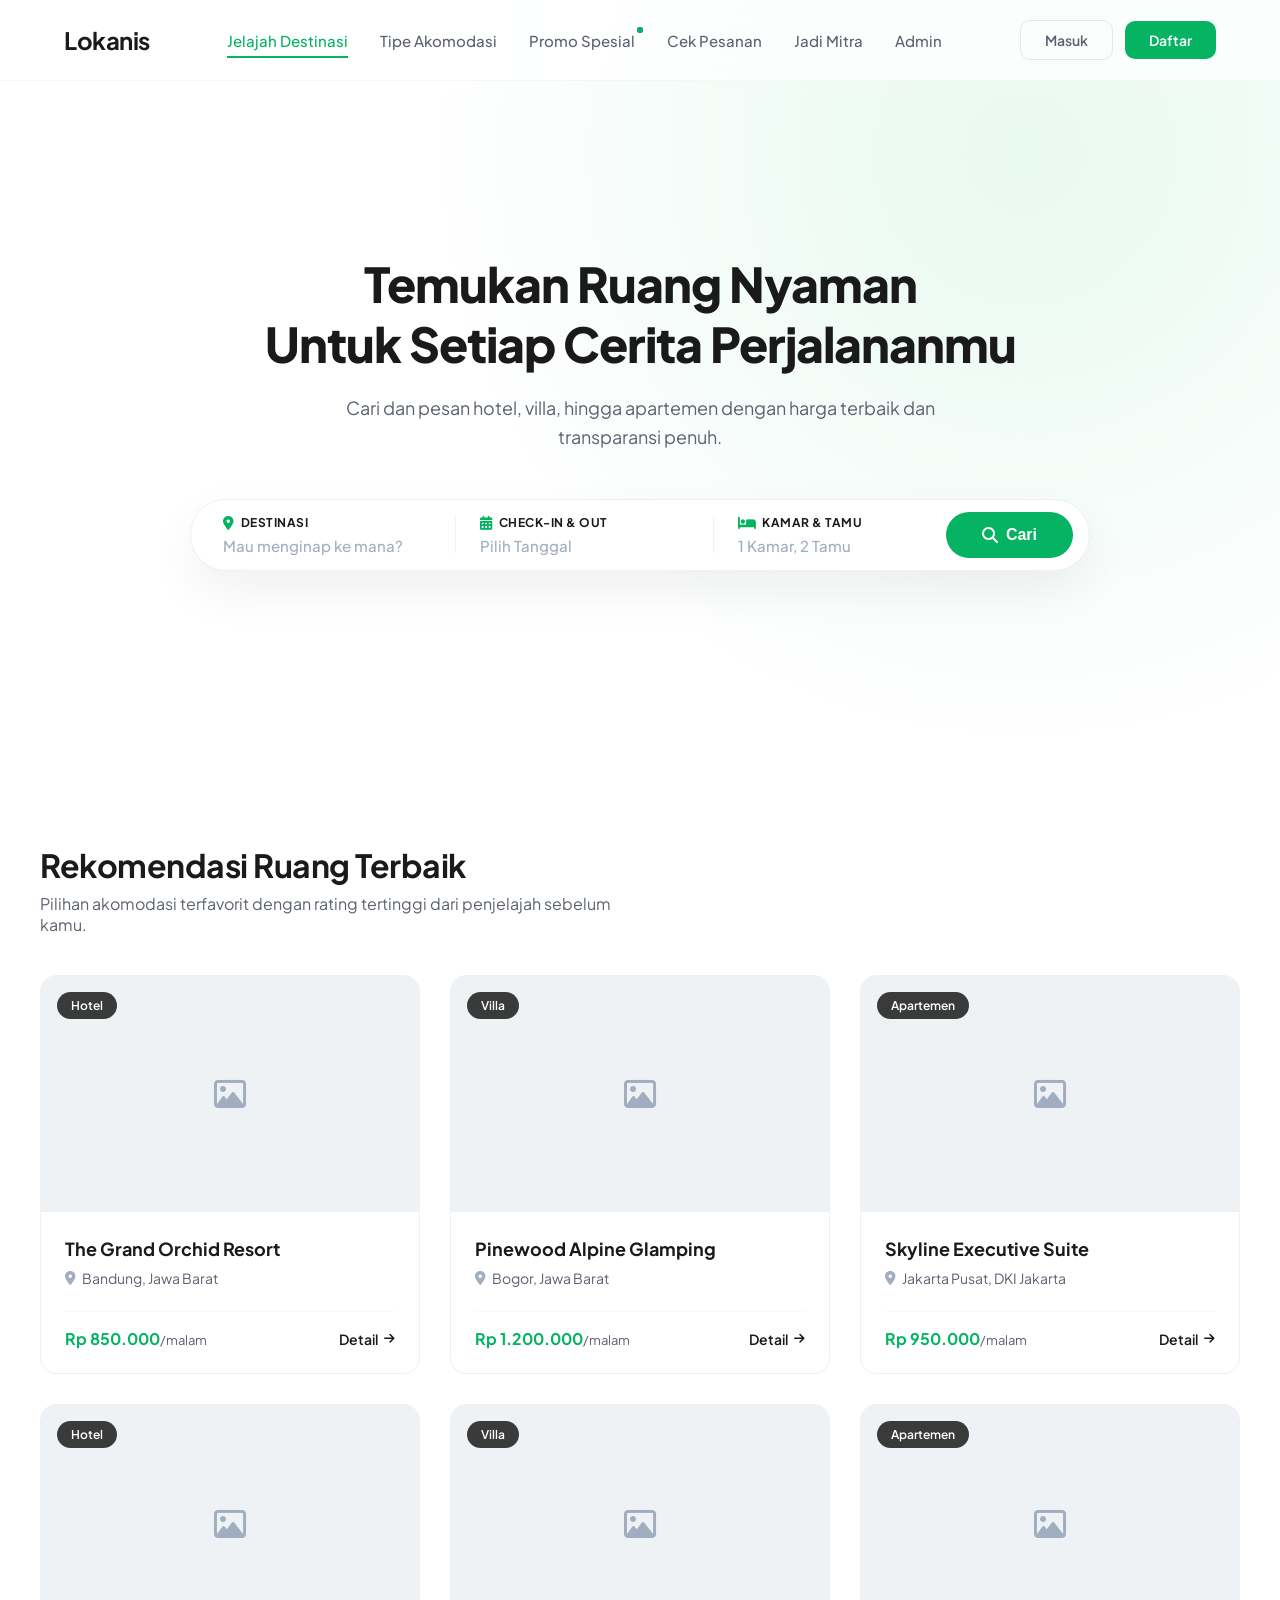
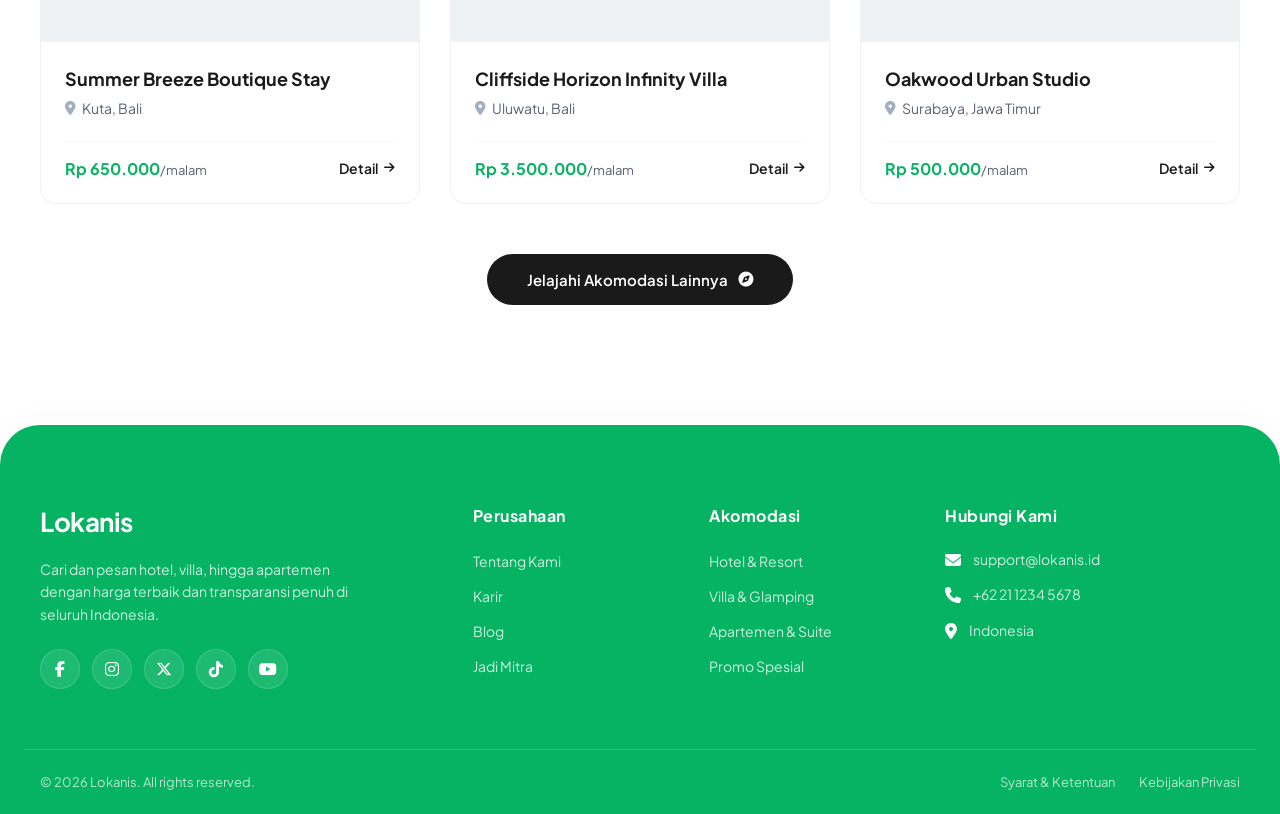
<file: index.html>
<!DOCTYPE html>
<html lang="id">
<head>
  <meta charset="UTF-8">
  <meta name="viewport" content="width=device-width, initial-scale=1.0">
  <title>Lokanis - Cari Akomodasi Terbaik</title>
  <link rel="preconnect" href="https://fonts.googleapis.com">
  <link rel="preconnect" href="https://fonts.gstatic.com" crossorigin>
  <link href="https://fonts.googleapis.com/css2?family=Plus+Jakarta+Sans:wght@400;500;600;700&display=swap" rel="stylesheet">
  <link rel="stylesheet" href="https://cdnjs.cloudflare.com/ajax/libs/font-awesome/6.4.0/css/all.min.css">
  <link rel="stylesheet" href="../assets/css/index.css">
</head>
<body>

  <header class="navbar-header">
    <div class="navbar-container">
      <a href="#" class="logo">Lokanis</a>

      <nav class="nav-menu">
        <ul class="nav-list">
          <li class="nav-item"><a href="#" class="nav-link active">Jelajah Destinasi</a></li>
          <li class="nav-item"><a href="#" class="nav-link">Tipe Akomodasi</a></li>
          <li class="nav-item">
            <a href="#" class="nav-link promo-link">
              Promo Spesial <span class="promo-badge"></span>
            </a>
          </li>
          <li class="nav-item"><a href="#" class="nav-link">Cek Pesanan</a></li>
          <li class="nav-item"><a href="#" class="nav-link">Jadi Mitra</a></li>
          <li class="nav-item"><a href="../page/admin.html" class="nav-link">Admin</a></li>

        </ul>

        <div class="mobile-auth-buttons">
          <a href="#" class="btn-secondary">Masuk</a>
          <a href="#" class="btn-primary">Daftar</a>
        </div>
      </nav>

      <div class="auth-buttons">
        <a href="../page/login.html" class="btn-secondary">Masuk</a>
        <a href="../page/register.html" class="btn-primary">Daftar</a>
      </div>

      <button class="hamburger" aria-label="Toggle menu">
        <span class="bar"></span>
        <span class="bar"></span>
        <span class="bar"></span>
      </button>
    </div>
  </header>

  <section class="hero-section">
    <div class="hero-container">
      <h1 class="hero-heading">Temukan Ruang Nyaman<br>Untuk Setiap Cerita Perjalananmu</h1>
      <p class="hero-subheading">Cari dan pesan hotel, villa, hingga apartemen dengan harga terbaik dan transparansi penuh.</p>

      <div class="search-container">
        <form class="search-form">
          
          <div class="search-group">
            <label><i class="fa-solid fa-location-dot icon-green"></i> Destinasi</label>
            <input type="text" placeholder="Mau menginap ke mana?" required>
          </div>
          
          <div class="search-divider"></div>

          <div class="search-group">
            <label><i class="fa-solid fa-calendar-days icon-green"></i> Check-in & Out</label>
            <input type="text" placeholder="Pilih Tanggal" onfocus="(this.type='date')" onblur="(this.type='text')">
          </div>

          <div class="search-divider"></div>

          <div class="search-group">
            <label><i class="fa-solid fa-bed icon-green"></i> Kamar & Tamu</label>
            <input type="text" placeholder="1 Kamar, 2 Tamu">
          </div>

          <button type="submit" class="btn-search">
            <i class="fa-solid fa-magnifying-glass"></i> <span>Cari</span>
          </button>

        </form>
      </div>
    </div>
  </section>

  <section class="accommodation-section">
    <div class="section-container">
      
      <div class="section-header">
        <h2 class="section-title">Rekomendasi Ruang Terbaik</h2>
        <p class="section-subtitle">Pilihan akomodasi terfavorit dengan rating tertinggi dari penjelajah sebelum kamu.</p>
      </div>

      <div class="cards-grid">
        
        <div class="card-item">
          <div class="card-image-wrapper">
            <span class="card-badge">Hotel</span>
            <div class="card-image-placeholder">
              <i class="fa-regular fa-image"></i>
            </div>
          </div>
          <div class="card-content">
            <h3 class="card-title">The Grand Orchid Resort</h3>
            <p class="card-location"><i class="fa-solid fa-location-dot"></i> Bandung, Jawa Barat</p>
            <div class="card-footer">
              <div class="card-price">
                <span class="price-amount">Rp 850.000</span><span class="price-unit">/malam</span>
              </div>
              <a href="#" class="btn-detail">Detail <i class="fa-solid fa-arrow-right"></i></a>
            </div>
          </div>
        </div>

        <div class="card-item">
          <div class="card-image-wrapper">
            <span class="card-badge">Villa</span>
            <div class="card-image-placeholder">
              <i class="fa-regular fa-image"></i>
            </div>
          </div>
          <div class="card-content">
            <h3 class="card-title">Pinewood Alpine Glamping</h3>
            <p class="card-location"><i class="fa-solid fa-location-dot"></i> Bogor, Jawa Barat</p>
            <div class="card-footer">
              <div class="card-price">
                <span class="price-amount">Rp 1.200.000</span><span class="price-unit">/malam</span>
              </div>
              <a href="#" class="btn-detail">Detail <i class="fa-solid fa-arrow-right"></i></a>
            </div>
          </div>
        </div>

        <div class="card-item">
          <div class="card-image-wrapper">
            <span class="card-badge">Apartemen</span>
            <div class="card-image-placeholder">
              <i class="fa-regular fa-image"></i>
            </div>
          </div>
          <div class="card-content">
            <h3 class="card-title">Skyline Executive Suite</h3>
            <p class="card-location"><i class="fa-solid fa-location-dot"></i> Jakarta Pusat, DKI Jakarta</p>
            <div class="card-footer">
              <div class="card-price">
                <span class="price-amount">Rp 950.000</span><span class="price-unit">/malam</span>
              </div>
              <a href="#" class="btn-detail">Detail <i class="fa-solid fa-arrow-right"></i></a>
            </div>
          </div>
        </div>

        <div class="card-item">
          <div class="card-image-wrapper">
            <span class="card-badge">Hotel</span>
            <div class="card-image-placeholder">
              <i class="fa-regular fa-image"></i>
            </div>
          </div>
          <div class="card-content">
            <h3 class="card-title">Summer Breeze Boutique Stay</h3>
            <p class="card-location"><i class="fa-solid fa-location-dot"></i> Kuta, Bali</p>
            <div class="card-footer">
              <div class="card-price">
                <span class="price-amount">Rp 650.000</span><span class="price-unit">/malam</span>
              </div>
              <a href="#" class="btn-detail">Detail <i class="fa-solid fa-arrow-right"></i></a>
            </div>
          </div>
        </div>

        <div class="card-item">
          <div class="card-image-wrapper">
            <span class="card-badge">Villa</span>
            <div class="card-image-placeholder">
              <i class="fa-regular fa-image"></i>
            </div>
          </div>
          <div class="card-content">
            <h3 class="card-title">Cliffside Horizon Infinity Villa</h3>
            <p class="card-location"><i class="fa-solid fa-location-dot"></i> Uluwatu, Bali</p>
            <div class="card-footer">
              <div class="card-price">
                <span class="price-amount">Rp 3.500.000</span><span class="price-unit">/malam</span>
              </div>
              <a href="#" class="btn-detail">Detail <i class="fa-solid fa-arrow-right"></i></a>
            </div>
          </div>
        </div>

        <div class="card-item">
          <div class="card-image-wrapper">
            <span class="card-badge">Apartemen</span>
            <div class="card-image-placeholder">
              <i class="fa-regular fa-image"></i>
            </div>
          </div>
          <div class="card-content">
            <h3 class="card-title">Oakwood Urban Studio</h3>
            <p class="card-location"><i class="fa-solid fa-location-dot"></i> Surabaya, Jawa Timur</p>
            <div class="card-footer">
              <div class="card-price">
                <span class="price-amount">Rp 500.000</span><span class="price-unit">/malam</span>
              </div>
              <a href="#" class="btn-detail">Detail <i class="fa-solid fa-arrow-right"></i></a>
            </div>
          </div>
        </div>

      </div>

      <div class="explore-action">
        <a href="#" class="btn-explore">Jelajahi Akomodasi Lainnya <i class="fa-solid fa-compass"></i></a>
      </div>

    </div>
  </section>

  <footer class="global-footer">
    <div class="footer-wrapper-rounded"> <div class="footer-container">
        <div class="footer-column brand-info">
          <a href="#" class="footer-logo">Lokanis</a>
          <p class="footer-desc">Cari dan pesan hotel, villa, hingga apartemen dengan harga terbaik dan transparansi penuh di seluruh Indonesia.</p>
          <div class="social-medias">
            <a href="#" class="social-icon" aria-label="Facebook"><i class="fa-brands fa-facebook-f"></i></a>
            <a href="#" class="social-icon" aria-label="Instagram"><i class="fa-brands fa-instagram"></i></a>
            <a href="#" class="social-icon" aria-label="X (Twitter)"><i class="fa-brands fa-x-twitter"></i></a>
            <a href="#" class="social-icon" aria-label="TikTok"><i class="fa-brands fa-tiktok"></i></a>
            <a href="#" class="social-icon" aria-label="YouTube"><i class="fa-brands fa-youtube"></i></a>
          </div>
        </div>

        <div class="footer-column">
          <h3 class="footer-title">Perusahaan</h3>
          <ul class="footer-links">
            <li><a href="#">Tentang Kami</a></li>
            <li><a href="#">Karir</a></li>
            <li><a href="#">Blog</a></li>
            <li><a href="#">Jadi Mitra</a></li>
          </ul>
        </div>

        <div class="footer-column">
          <h3 class="footer-title">Akomodasi</h3>
          <ul class="footer-links">
            <li><a href="#">Hotel & Resort</a></li>
            <li><a href="#">Villa & Glamping</a></li>
            <li><a href="#">Apartemen & Suite</a></li>
            <li><a href="#">Promo Spesial</a></li>
          </ul>
        </div>

        <div class="footer-column contact-info">
          <h3 class="footer-title">Hubungi Kami</h3>
          <ul class="footer-contact-list">
            <li><i class="fa-solid fa-envelope"></i> support@lokanis.id</li>
            <li><i class="fa-solid fa-phone"></i> +62 21 1234 5678</li>
            <li><i class="fa-solid fa-location-dot"></i>Indonesia</li>
          </ul>
        </div>
      </div>

      <div class="footer-bottom">
        <div class="footer-bottom-container">
          <p>&copy; 2026 Lokanis. All rights reserved.</p>
          <div class="footer-bottom-links">
            <a href="#">Syarat & Ketentuan</a>
            <a href="#">Kebijakan Privasi</a>
          </div>
        </div>
      </div>

    </div>
  </footer>

  <script src="../assets/js/index.js"></script>
</body>
</html>
</file>
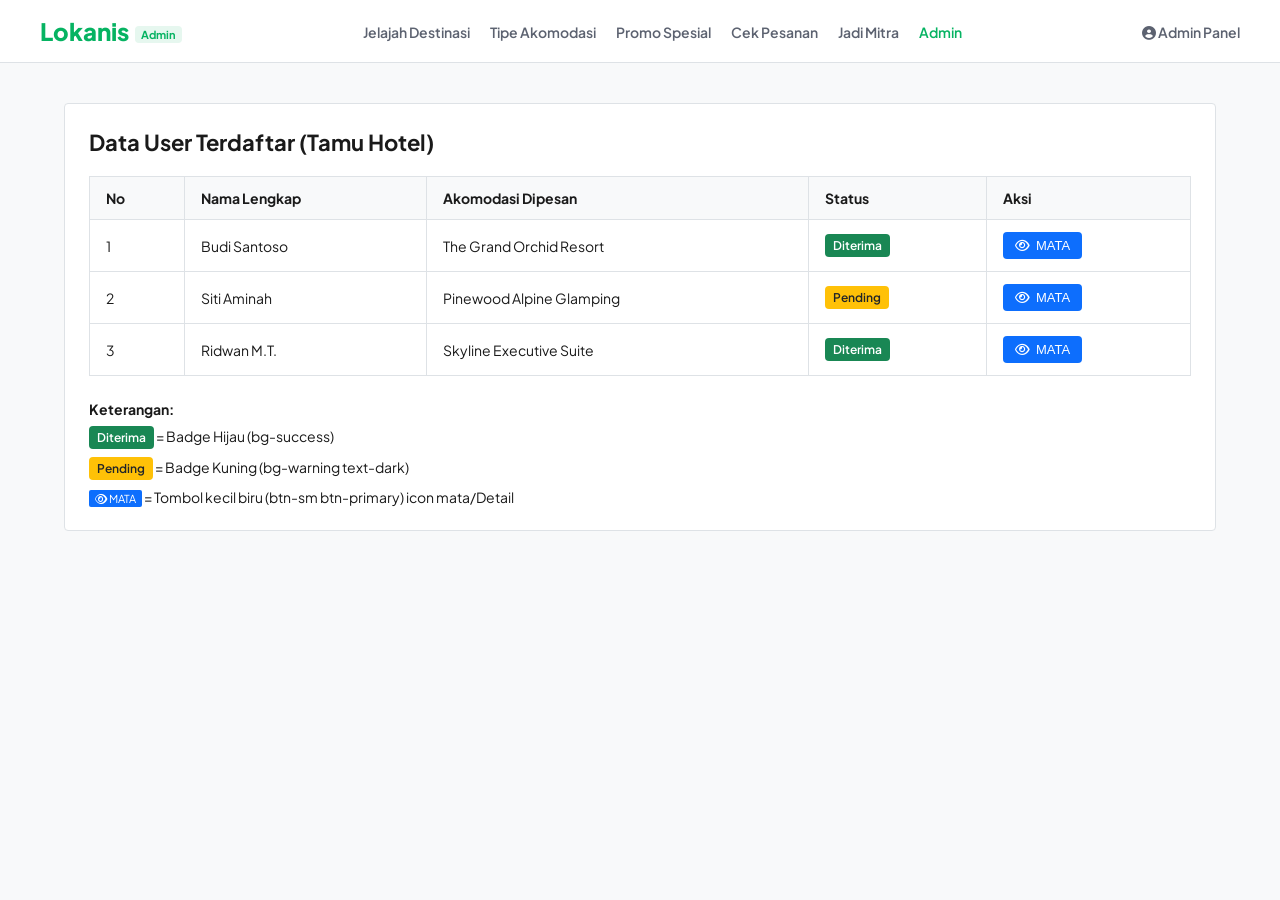
<file: page/admin.html>
<!DOCTYPE html>
<html lang="id">
<head>
  <meta charset="UTF-8">
  <meta name="viewport" content="width=device-width, initial-scale=1.0">
  <title>Dashboard Admin - Lokanis</title>
  <link rel="preconnect" href="https://fonts.googleapis.com">
  <link rel="preconnect" href="https://fonts.gstatic.com" crossorigin>
  <link href="https://fonts.googleapis.com/css2?family=Plus+Jakarta+Sans:wght@400;500;600;700;800&display=swap" rel="stylesheet">
  <link rel="stylesheet" href="https://cdnjs.cloudflare.com/ajax/libs/font-awesome/6.4.0/css/all.min.css">
  <link rel="stylesheet" href="../assets/css/admin.css">
</head>
<body>

  <header class="navbar-header">
    <div class="navbar-container">
      <a href="../index.html" class="logo">Lokanis<span class="admin-badge">Admin</span></a>

      <nav class="nav-menu">
        <ul class="nav-list">
          <li class="nav-item"><a href="#" class="nav-link">Jelajah Destinasi</a></li>
          <li class="nav-item"><a href="#" class="nav-link">Tipe Akomodasi</a></li>
          <li class="nav-item">
            <a href="#" class="nav-link promo-link">
              Promo Spesial <span class="promo-badge"></span>
            </a>
          </li>
          <li class="nav-item"><a href="#" class="nav-link">Cek Pesanan</a></li>
          <li class="nav-item"><a href="#" class="nav-link">Jadi Mitra</a></li>
          <li class="nav-item"><a href="#" class="nav-link active">Admin</a></li>
        </ul>
      </nav>

      <div class="auth-buttons">
        <span class="admin-profile"><i class="fa-solid fa-circle-user"></i> Admin Panel</span>
      </div>
    </div>
  </header>

  <main class="admin-workspace">
    <section class="table-section">
      <h1 class="table-title">Data User Terdaftar (Tamu Hotel)</h1>
      
      <div class="table-responsive">
        <table class="data-table">
          <thead>
            <tr>
              <th>No</th>
              <th>Nama Lengkap</th>
              <th>Akomodasi Dipesan</th>
              <th>Status</th>
              <th>Aksi</th>
            </tr>
          </thead>
          <tbody>
            <tr>
              <td>1</td>
              <td>Budi Santoso</td>
              <td>The Grand Orchid Resort</td>
              <td><span class="badge bg-success">Diterima</span></td>
              <td>
                <button class="btn-sm btn-primary btn-view" data-nama="Budi Santoso" data-hotel="The Grand Orchid Resort" data-kamar="Deluxe King Room">
                  <i class="fa-regular fa-eye"></i> MATA
                </button>
              </td>
            </tr>
            <tr>
              <td>2</td>
              <td>Siti Aminah</td>
              <td>Pinewood Alpine Glamping</td>
              <td><span class="badge bg-warning text-dark">Pending</span></td>
              <td>
                <button class="btn-sm btn-primary btn-view" data-nama="Siti Aminah" data-hotel="Pinewood Alpine Glamping" data-kamar="Luxury Tent Standard">
                  <i class="fa-regular fa-eye"></i> MATA
                </button>
              </td>
            </tr>
            <tr>
              <td>3</td>
              <td>Ridwan M.T.</td>
              <td>Skyline Executive Suite</td>
              <td><span class="badge bg-success">Diterima</span></td>
              <td>
                <button class="btn-sm btn-primary btn-view" data-nama="Ridwan M.T." data-hotel="Skyline Executive Suite" data-kamar="Penthouse 2 Bedroom">
                  <i class="fa-regular fa-eye"></i> MATA
                </button>
              </td>
            </tr>
          </tbody>
        </table>
      </div>

      <div class="table-legend">
        <p><strong>Keterangan:</strong></p>
        <ul>
          <li><span class="badge bg-success">Diterima</span> = Badge Hijau (bg-success)</li>
          <li><span class="badge bg-warning text-dark">Pending</span> = Badge Kuning (bg-warning text-dark)</li>
          <li><span class="btn-sm btn-primary-example"><i class="fa-regular fa-eye"></i> MATA</span> = Tombol kecil biru (btn-sm btn-primary) icon mata/Detail</li>
        </ul>
      </div>
    </section>
  </main>

  <div id="detailModal" class="modal-overlay">
    <div class="modal-box">
      <div class="modal-header">
        <h3>Detail User / Tamu</h3>
        <button id="closeModalCross" class="btn-close-cross">&times;</button>
      </div>
      <div class="modal-body">
        <div class="info-row">
          <span class="info-label">Nama Lengkap</span>
          <span class="info-value" id="modalNama">: -</span>
        </div>
        <div class="info-row">
          <span class="info-label">Asal Penginapan</span>
          <span class="info-value" id="modalHotel">: -</span>
        </div>
        <div class="info-row">
          <span class="info-label">Tipe Kamar</span>
          <span class="info-value" id="modalKamar">: -</span>
        </div>

        <div class="modal-alert">
          <i class="fa-solid fa-circle-info"></i>
          <span>Jadwal check-in otomatis akan diinformasikan via email.</span>
        </div>
      </div>
      <div class="modal-footer">
        <button id="closeModalBtn" class="btn-modal-close">Tutup</button>
      </div>
    </div>
  </div>

  <script src="../assets/js/admin.js"></script>
</body>
</html>
</file>
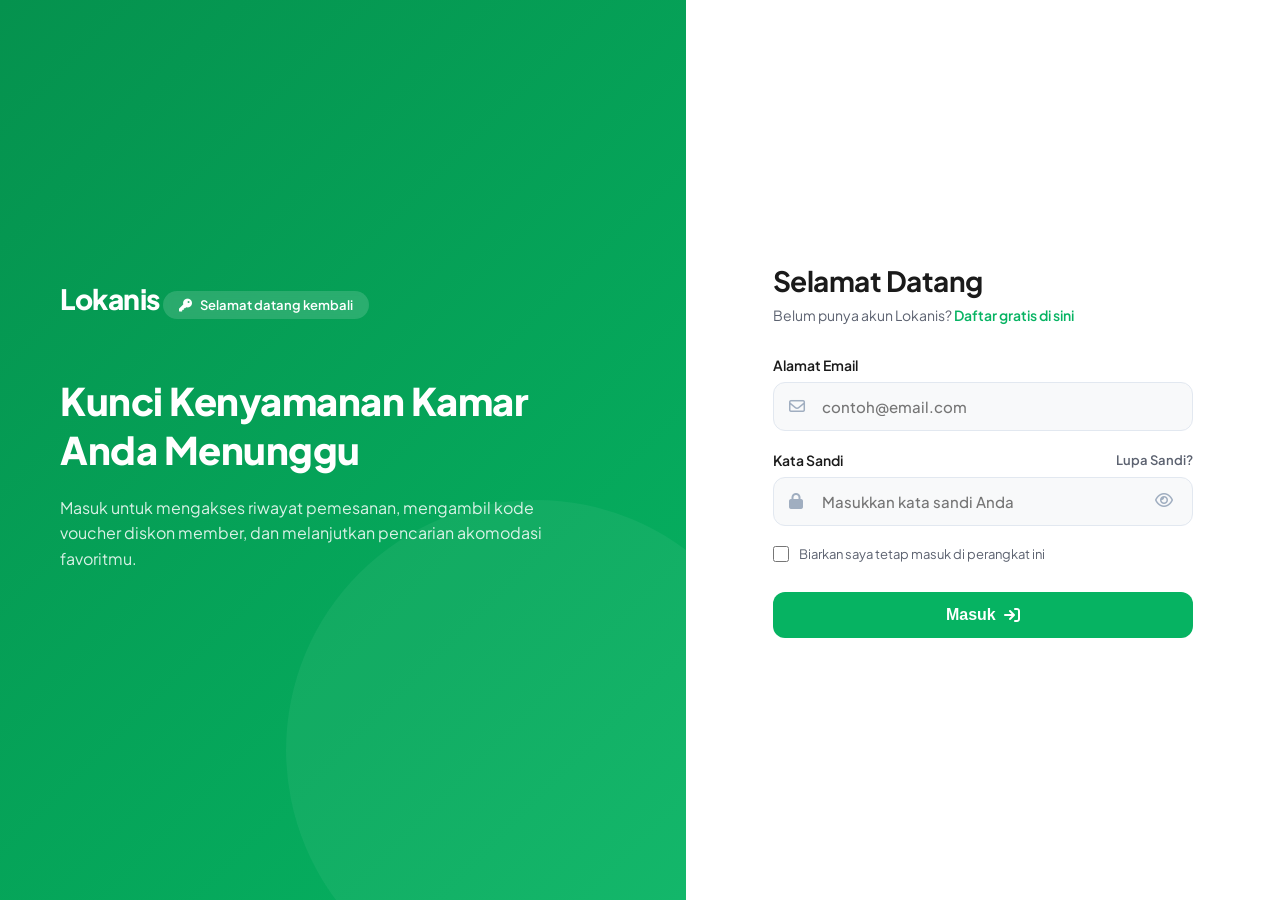
<file: page/login.html>
<!DOCTYPE html>
<html lang="id">
<head>
  <meta charset="UTF-8">
  <meta name="viewport" content="width=device-width, initial-scale=1.0">
  <title>Masuk ke Lokanis</title>
  <!-- Google Fonts & Font Awesome Icons -->
  <link rel="preconnect" href="https://fonts.googleapis.com">
  <link rel="preconnect" href="https://fonts.gstatic.com" crossorigin>
  <link href="https://fonts.googleapis.com/css2?family=Plus+Jakarta+Sans:wght@400;500;600;700;800&display=swap" rel="stylesheet">
  <link rel="stylesheet" href="https://cdnjs.cloudflare.com/ajax/libs/font-awesome/6.4.0/css/all.min.css">
  <link rel="stylesheet" href="../assets/css/login.css">
</head>
<body>

  <main class="login-wrapper">
    
    <!-- SISI KIRI: Branding Visual (Selaras dengan Register) -->
    <section class="login-left">
      <div class="left-content">
        <a href="../index.html" class="brand-logo">Lokanis</a>
        <div class="visual-badge">
          <i class="fa-solid fa-key"></i> Selamat datang kembali
        </div>
        <h1 class="left-heading">Kunci Kenyamanan Kamar Anda Menunggu</h1>
        <p class="left-subheading">Masuk untuk mengakses riwayat pemesanan, mengambil kode voucher diskon member, dan melanjutkan pencarian akomodasi favoritmu.</p>
    </section>

    <!-- SISI KANAN: Formulir Login -->
    <section class="login-right">
      <div class="right-content">
        
        <!-- Header Form -->
        <div class="form-header">
          <a href="../index.html" class="mobile-logo">Lokanis</a>
          <h2>Selamat Datang</h2>
          <p>Belum punya akun Lokanis? <a href="../page/register.html" class="link-green">Daftar gratis di sini</a></p>
        </div>

        <!-- Form Input -->
        <form id="loginForm" class="login-form" novalidate>
          
          <!-- Input Email -->
          <div class="input-group">
            <label for="email">Alamat Email</label>
            <div class="input-field-wrapper">
              <i class="fa-regular fa-envelope field-icon"></i>
              <input type="email" id="email" placeholder="contoh@email.com" required>
            </div>
            <span class="error-message">Masukkan alamat email yang valid</span>
          </div>

          <!-- Input Password -->
          <div class="input-group">
            <div class="label-wrapper">
              <label for="password">Kata Sandi</label>
              <a href="#" class="forgot-password-link">Lupa Sandi?</a>
            </div>
            <div class="input-field-wrapper">
              <i class="fa-solid fa-lock field-icon"></i>
              <input type="password" id="password" placeholder="Masukkan kata sandi Anda" required>
              <button type="button" id="togglePassword" class="btn-toggle-password" aria-label="Lihat password">
                <i class="fa-regular fa-eye"></i>
              </button>
            </div>
            <span class="error-message">Kata sandi wajib diisi</span>
          </div>

          <!-- Ingat Saya Checkbox -->
          <div class="remember-group">
            <input type="checkbox" id="rememberMe">
            <label for="rememberMe">Biarkan saya tetap masuk di perangkat ini</label>
          </div>

          <!-- Tombol Submit -->
          <button type="submit" class="btn-submit-login">
            Masuk <i class="fa-solid fa-arrow-right-to-bracket"></i>
          </button>

        </form>

      </div>
    </section>

  </main>

  <script src="../assets/js/login.js"></script>
</body>
</html>
</file>
<file: assets/css/index.css>
:root {
  --primary-green: #06b362;
  --primary-green-hover: #05924e;
  --dark-text: #1a1a1a;
  --muted-text: #5c6270;
  --bg-white: #ffffff;
  --transition-smooth: all 0.4s cubic-bezier(0.16, 1, 0.3, 1);
}

* {
  margin: 0;
  padding: 0;
  box-sizing: border-box;
}

body {
  font-family: 'Plus Jakarta Sans', sans-serif;
  background-color: #f8f9fa;
  min-height: 100vh;
}

/* ==========================================================================
   STICKY & TRANSPARENT BLUR NAVBAR
   ========================================================================== */
.navbar-header {
  position: fixed; /* Membuat navbar menempel di atas */
  top: 0;
  left: 0;
  width: 100%;
  background-color: rgba(255, 255, 255, 0.75); /* Transparan transisi tipis */
  backdrop-filter: blur(12px); /* Efek kaca (Glassmorphism) tembus pandang belakang */
  -webkit-backdrop-filter: blur(12px);
  border-bottom: 1px solid rgba(240, 240, 240, 0.6);
  z-index: 1000;
  transition: var(--transition-smooth);
}

/* Ketika di-scroll, background sedikit lebih solid & rapat */
.navbar-header.scrolled {
  background-color: rgba(255, 255, 255, 0.95);
  box-shadow: 0 10px 30px rgba(0, 0, 0, 0.04);
  border-bottom: 1px solid #f0f0f0;
}

.navbar-container {
  max-width: 1200px;
  margin: 0 auto;
  padding: 20px 24px;
  display: flex;
  align-items: center;
  justify-content: space-between;
  transition: var(--transition-smooth);
}

.navbar-header.scrolled .navbar-container {
  padding: 14px 24px; /* Mengecil halus saat di-scroll */
}

/* Logo & Menu */
.logo {
  font-size: 24px;
  font-weight: 700;
  color: var(--dark-text);
  text-decoration: none;
  letter-spacing: -0.5px;
}

.nav-list {
  display: flex;
  list-style: none;
  gap: 32px;
  align-items: center;
}

.nav-link {
  font-size: 15px;
  font-weight: 500;
  color: var(--muted-text);
  text-decoration: none;
  position: relative;
  padding: 8px 0;
  transition: var(--transition-smooth);
}

.nav-link:hover, .nav-link.active {
  color: var(--primary-green);
}

.nav-link::after {
  content: '';
  position: absolute;
  bottom: 0;
  left: 0;
  width: 0;
  height: 2px;
  background-color: var(--primary-green);
  transition: var(--transition-smooth);
}

.nav-link:hover::after, .nav-link.active::after {
  width: 100%;
}

/* Promo Badge Pulse */
.promo-link { position: relative; }
.promo-badge {
  width: 6px;
  height: 6px;
  background-color: var(--primary-green);
  border-radius: 50%;
  position: absolute;
  top: 4px;
  right: -8px;
}
.promo-badge::before {
  content: '';
  position: absolute;
  width: 100%; height: 100%;
  background-color: var(--primary-green);
  border-radius: 50%;
  animation: pulse 1.8s infinite ease-in-out;
}
@keyframes pulse {
  0% { transform: scale(1); opacity: 0.8; }
  100% { transform: scale(3.5); opacity: 0; }
}

/* Buttons Styling */
.auth-buttons {
  display: flex;
  align-items: center;
  gap: 12px;
}

/* FIX BUG DESKTOP: Menyembunyikan tombol mobile auth di layar lebar agar tidak menumpuk */
.mobile-auth-buttons {
  display: none; 
}

.btn-primary {
  background-color: var(--primary-green);
  color: var(--bg-white);
  padding: 10px 24px;
  border-radius: 10px;
  font-weight: 600;
  text-decoration: none;
  font-size: 14px;
  transition: var(--transition-smooth);
}

.btn-primary:hover {
  background-color: var(--primary-green-hover);
  transform: translateY(-1px);
  box-shadow: 0 6px 20px rgba(6, 179, 98, 0.25);
}

.btn-secondary {
  background: transparent;
  color: var(--muted-text);
  padding: 10px 24px;
  border-radius: 10px;
  font-weight: 600;
  text-decoration: none;
  font-size: 14px;
  border: 1.5px solid #e2e8f0;
  transition: var(--transition-smooth);
}

.btn-secondary:hover {
  border-color: var(--primary-green);
  color: var(--primary-green);
}

/* Hamburger */
.hamburger {
  display: none;
  cursor: pointer;
  background: none;
  border: none;
  padding: 5px;
  z-index: 1100;
}

.bar {
  display: block;
  width: 24px;
  height: 2px;
  margin: 5px auto;
  background-color: var(--dark-text);
  transition: var(--transition-smooth);
}

/* ==========================================================================
   HERO SECTION DESIGN WITH MODERN LIGHT BG
   ========================================================================== */
.hero-section {
  position: relative;
  padding: 160px 24px 100px 24px; /* Ruang atas disesuaikan agar tidak tertutup sticky navbar */
  background: radial-gradient(circle at 80% 20%, #e8f9f1 0%, #ffffff 50%);
  min-height: 85vh;
  display: flex;
  align-items: center;
  justify-content: center;
  text-align: center;
}

.hero-container {
  max-width: 900px;
  width: 100%;
}

.hero-heading {
  font-size: 48px;
  font-weight: 800;
  color: var(--dark-text);
  line-height: 1.25;
  letter-spacing: -1px;
  margin-bottom: 20px;
}

.hero-subheading {
  font-size: 18px;
  color: var(--muted-text);
  font-weight: 400;
  max-width: 640px;
  margin: 0 auto 48px auto;
  line-height: 1.6;
}

/* ==========================================================================
   SEARCH BAR COMPONENT (PREMIUM & CLEAN)
   ========================================================================== */
.search-container {
  background-color: var(--bg-white);
  padding: 12px 16px 12px 32px;
  border-radius: 100px; /* Bentuk kapsul sempurna pill-shaped */
  box-shadow: 0 20px 50px rgba(0, 0, 0, 0.06);
  border: 1px solid #f0f0f0;
  width: 100%;
}

.search-form {
  display: flex;
  align-items: center;
  justify-content: space-between;
  width: 100%;
}

.search-group {
  display: flex;
  flex-direction: column;
  align-items: flex-start;
  flex: 1;
  padding-right: 12px;
}

.search-group label {
  font-size: 12px;
  font-weight: 700;
  text-transform: uppercase;
  color: var(--dark-text);
  margin-bottom: 6px;
  display: flex;
  align-items: center;
  gap: 6px;
  letter-spacing: 0.5px;
}

.icon-green {
  color: var(--primary-green);
  font-size: 14px;
}

.search-group input {
  border: none;
  outline: none;
  width: 100%;
  font-family: inherit;
  font-size: 15px;
  font-weight: 500;
  color: var(--dark-text);
  background: transparent;
}

.search-group input::placeholder {
  color: #a0aec0;
}

/* Pembatas vertikal antar input form */
.search-divider {
  width: 1px;
  height: 36px;
  background-color: #edf2f7;
  margin: 0 24px;
}

/* Tombol Cari Kapsul */
.btn-search {
  background-color: var(--primary-green);
  color: var(--bg-white);
  border: none;
  outline: none;
  padding: 14px 36px;
  border-radius: 100px;
  font-size: 16px;
  font-weight: 600;
  cursor: pointer;
  display: flex;
  align-items: center;
  gap: 8px;
  transition: var(--transition-smooth);
}

.btn-search:hover {
  background-color: var(--primary-green-hover);
  box-shadow: 0 6px 20px rgba(6, 179, 98, 0.3);
}

/* ==========================================================================
   ACCOMMODATION GRID SECTION (3x2 WORKSPACE)
   ========================================================================== */
.accommodation-section {
  padding: 80px 24px;
  background-color: #ffffff;
  width: 100%;
}

.section-container {
  max-width: 1200px;
  margin: 0 auto;
}

.section-header {
  text-align: left;
  margin-bottom: 40px;
}

.section-title {
  font-size: 32px;
  font-weight: 700;
  color: var(--dark-text);
  letter-spacing: -0.5px;
  margin-bottom: 8px;
}

.section-subtitle {
  font-size: 16px;
  color: var(--muted-text);
  max-width: 600px;
}

/* Base Grid System - Menghasilkan susunan pas 3 kolom */
.cards-grid {
  display: grid;
  grid-template-columns: repeat(3, 1fr);
  gap: 30px;
  margin-bottom: 50px;
}

/* Premium Card Item Container */
/* Update di bagian .card-item desktop (bukan yang di dalam @media mobile) */
.card-item {
  background-color: var(--bg-white);
  border-radius: 16px;
  border: 1px solid #eef0f3;
  overflow: hidden;
  display: flex;
  flex-direction: column;
  
  /* --- CODE TAMBAHAN UNTUK ANIMASI JS --- */
  opacity: 0; 
  transform: translateY(40px); /* Posisi awal agak di bawah */
  transition: opacity 0.6s cubic-bezier(0.16, 1, 0.3, 1), 
              transform 0.6s cubic-bezier(0.16, 1, 0.3, 1),
              border-color 0.4s ease,
              box-shadow 0.4s ease; /* Gabungkan efek scroll dan efek hover */
}

/* Class helper yang bakal ditempel oleh JavaScript pas di-scroll */
.card-item.show {
  opacity: 1;
  transform: translateY(0); /* Naik ke posisi asli dengan halus */
}

/* Efek Hover Card Premium (Lift up + Elevated Shadow) */
.card-item:hover {
  transform: translateY(-8px);
  box-shadow: 0 20px 40px rgba(0, 0, 0, 0.06);
  border-color: rgba(6, 179, 98, 0.15);
}

/* Image Wrapper with Aspect Ratio */
.card-image-wrapper {
  position: relative;
  width: 100%;
  aspect-ratio: 16 / 10;
  background-color: #eef2f5;
  overflow: hidden;
}

.card-image-placeholder {
  width: 100%;
  height: 100%;
  display: flex;
  align-items: center;
  justify-content: center;
  color: #a0aec0;
  font-size: 32px;
  transition: var(--transition-smooth);
}

/* Zoom effect pada placeholder gambar ketika kontainer di-hover */
.card-item:hover .card-image-placeholder {
  transform: scale(1.06);
  color: var(--primary-green);
}

.card-badge {
  position: absolute;
  top: 16px;
  left: 16px;
  background-color: rgba(26, 26, 26, 0.85);
  backdrop-filter: blur(4px);
  -webkit-backdrop-filter: blur(4px);
  color: var(--bg-white);
  padding: 6px 14px;
  border-radius: 30px;
  font-size: 12px;
  font-weight: 600;
  z-index: 2;
}

/* Typography Inside Content Box */
.card-content {
  padding: 24px;
  display: flex;
  flex-direction: column;
  flex: 1;
}

.card-title {
  font-size: 18px;
  font-weight: 700;
  color: var(--dark-text);
  line-height: 1.4;
  margin-bottom: 8px;
  white-space: nowrap;
  overflow: hidden;
  text-overflow: ellipsis; /* Cegah teks berantakan jika terlalu panjang */
}

.card-location {
  font-size: 14px;
  color: var(--muted-text);
  display: flex;
  align-items: center;
  gap: 6px;
  margin-bottom: 24px;
}

.card-location i {
  color: #a0aec0;
}

/* Footer Element inside Card Component */
.card-footer {
  display: flex;
  align-items: center;
  justify-content: space-between;
  margin-top: auto; /* Memaksa footer menempel rata bawah */
  padding-top: 16px;
  border-top: 1px solid #f7f9fa;
}

.price-amount {
  font-size: 16px;
  font-weight: 700;
  color: var(--primary-green);
}

.price-unit {
  font-size: 13px;
  color: var(--muted-text);
}

/* Button Detail Micro-Interaction */
.btn-detail {
  font-size: 14px;
  font-weight: 600;
  color: var(--dark-text);
  text-decoration: none;
  display: flex;
  align-items: center;
  gap: 6px;
  transition: var(--transition-smooth);
}

.btn-detail i {
  font-size: 12px;
  transition: var(--transition-smooth);
}

/* Hover effect khusus button detail (panah bergeser ke kanan) */
.card-item:hover .btn-detail {
  color: var(--primary-green);
}

.card-item:hover .btn-detail i {
  transform: translateX(4px);
}

/* Bottom Explore Action Area */
.explore-action {
  text-align: center;
  margin-top: 20px;
}

.btn-explore {
  display: inline-flex;
  align-items: center;
  gap: 10px;
  background-color: var(--dark-text);
  color: var(--bg-white);
  padding: 16px 40px;
  border-radius: 100px;
  font-size: 15px;
  font-weight: 600;
  text-decoration: none;
  transition: var(--transition-smooth);
}

/* Hover Effect Explore Button (Inverse Green Color System) */
.btn-explore:hover {
  background-color: var(--primary-green);
  box-shadow: 0 10px 25px rgba(6, 179, 98, 0.25);
  transform: translateY(-2px);
}

.btn-explore i {
  transition: transform 0.6s cubic-bezier(0.16, 1, 0.3, 1);
}

.btn-explore:hover i {
  transform: rotate(45deg); /* Efek kompas berputar halus saat dieksplor */
}

/* ==========================================================================
   GLOBAL FOOTER SECTION (GREEN MODERN STYLE WITH PREMIUM ROUNDED CORNER)
   ========================================================================== */
.global-footer {
  background-color: #ffffff; /* Sesuai warna background section di atasnya */
  padding-top: 40px; /* Jarak halus sebelum transisi lengkungan */
  width: 100%;
}

/* Kontainer utama yang membentuk lengkungan kapsul atas */
.footer-wrapper-rounded {
  background-color: var(--primary-green);
  color: rgba(255, 255, 255, 0.9);
  padding: 80px 24px 0 24px;
  border-top-left-radius: 40px;  /* Lengkungan kiri atas */
  border-top-right-radius: 40px; /* Lengkungan kanan atas */
  box-shadow: 0 -10px 30px rgba(0, 0, 0, 0.02); /* Bayangan soft ke atas */
  overflow: hidden;
}

.footer-container {
  max-width: 1200px;
  margin: 0 auto;
  display: grid;
  grid-template-columns: 2fr repeat(2, 1fr) 1.5fr;
  gap: 40px;
  padding-bottom: 60px;
}

.footer-column {
  display: flex;
  flex-direction: column;
}

/* Brand Info Styling */
.footer-logo {
  font-size: 26px;
  font-weight: 700;
  color: var(--bg-white);
  text-decoration: none;
  letter-spacing: -0.5px;
  margin-bottom: 20px;
  display: inline-block;
}

.footer-desc {
  font-size: 14px;
  line-height: 1.6;
  color: rgba(255, 255, 255, 0.8);
  margin-bottom: 24px;
  max-width: 320px;
}

/* Social Media Icons Box */
.social-medias {
  display: flex;
  gap: 12px;
}

.social-icon {
  width: 40px;
  height: 40px;
  background-color: rgba(255, 255, 255, 0.1);
  border: 1px solid rgba(255, 255, 255, 0.15);
  border-radius: 50%;
  display: flex;
  align-items: center;
  justify-content: center;
  color: var(--bg-white);
  text-decoration: none;
  font-size: 16px;
  transition: var(--transition-smooth);
}

.social-icon:hover {
  background-color: var(--bg-white);
  color: var(--primary-green);
  transform: translateY(-4px);
  box-shadow: 0 10px 20px rgba(0, 0, 0, 0.1);
}

/* Typography Footer Links */
.footer-title {
  font-size: 16px;
  font-weight: 700;
  color: var(--bg-white);
  margin-bottom: 24px;
  letter-spacing: 0.5px;
}

.footer-links {
  list-style: none;
  display: flex;
  flex-direction: column;
  gap: 14px;
}

.footer-links a {
  font-size: 14px;
  color: rgba(255, 255, 255, 0.8);
  text-decoration: none;
  transition: var(--transition-smooth);
  display: inline-block;
}

.footer-links a:hover {
  color: var(--bg-white);
  transform: translateX(4px);
}

/* Contact Info Styling */
.footer-contact-list {
  list-style: none;
  display: flex;
  flex-direction: column;
  gap: 16px;
}

.footer-contact-list li {
  font-size: 14px;
  color: rgba(255, 255, 255, 0.8);
  display: flex;
  align-items: flex-start;
  gap: 12px;
  line-height: 1.4;
}

.footer-contact-list i {
  font-size: 16px;
  color: var(--bg-white);
  margin-top: 2px;
}

/* Footer Copyright Area */
.footer-bottom {
  border-top: 1px solid rgba(255, 255, 255, 0.15);
  padding: 24px 0;
}

.footer-bottom-container {
  max-width: 1200px;
  margin: 0 auto;
  display: flex;
  justify-content: space-between;
  align-items: center;
  font-size: 13px;
  color: rgba(255, 255, 255, 0.7);
}

.footer-bottom-links {
  display: flex;
  gap: 24px;
}

.footer-bottom-links a {
  color: rgba(255, 255, 255, 0.7);
  text-decoration: none;
  transition: var(--transition-smooth);
}

.footer-bottom-links a:hover {
  color: var(--bg-white);
}

/* ==========================================================================
   MEDIA QUERY RESPONSIVE LAYOUT (MOBILE COMPATIBLE)
   ========================================================================== */
@media (max-width: 992px) {
  .auth-buttons { display: none; }
  .hamburger { display: block; }

  .hamburger.active .bar:nth-child(2) { opacity: 0; }
  .hamburger.active .bar:nth-child(1) { transform: translateY(7px) rotate(45deg); background-color: var(--primary-green); }
  .hamburger.active .bar:nth-child(3) { transform: translateY(-7px) rotate(-45deg); background-color: var(--primary-green); }

  /* Drawer Nav */
  .nav-menu {
    position: fixed;
    top: 0; right: -100%;
    width: 300px; height: 100vh;
    background-color: var(--bg-white);
    box-shadow: -10px 0 30px rgba(0,0,0,0.05);
    display: flex; flex-direction: column;
    padding: 100px 32px 40px 32px; gap: 40px;
    transition: cubic-bezier(0.16, 1, 0.3, 1) 0.5s;
  }

  .nav-menu.active { right: 0; }
  .nav-list { flex-direction: column; align-items: flex-start; gap: 28px; width: 100%; }
  .nav-item { width: 100%; }
  .nav-link { font-size: 18px; width: 100%; display: block; }
  .nav-link::after { display: none; }

  .mobile-auth-buttons {
    display: flex; flex-direction: column;
    width: 100%; gap: 12px; margin-top: auto;
  }
  .mobile-auth-buttons .btn-primary,
  .mobile-auth-buttons .btn-secondary { text-align: center; width: 100%; }

  /* Responsive Hero Text */
  .hero-section { padding-top: 130px; }
  .hero-heading { font-size: 32px; }
  .hero-subheading { font-size: 15px; margin-bottom: 32px; }

  /* SEARCH BAR TRANSFORMS TO VERTICAL IN MOBILE */
  .search-container {
    border-radius: 24px;
    padding: 24px;
  }
  
  .search-form {
    flex-direction: column;
    gap: 20px;
  }

  .search-group {
    width: 100%;
    padding-right: 0;
  }

  .search-group input {
    border-bottom: 1px solid #edf2f7;
    padding-bottom: 8px;
  }

  .search-divider {
    display: none; /* Hilangkan garis pembatas di mobile */
  }

  .btn-search {
    width: 100%;
    justify-content: center;
    border-radius: 12px;
    padding: 16px;
  }

  /* RESPONSIVE CARD CONFIGURATIONS */
  .accommodation-section {
    padding: 60px 24px;
  }

  .section-header {
    text-align: center;
    margin-bottom: 32px;
  }

  .section-title {
    font-size: 26px;
  }

  /* Mengubah 3 kolom desktop menjadi 1 kolom vertikal rapi di mobile */
  .cards-grid {
    grid-template-columns: 1fr;
    gap: 24px;
    margin-bottom: 40px;
  }
  
  .card-item {
    max-width: 100%;
  }

  .btn-explore {
    width: 100%;
    justify-content: center;
    padding: 14px 24px;
  }

  /* RESPONSIVE GLOBAL FOOTER CONFIGURATIONS */
  .global-footer {
    padding-top: 20px;
  }

  .footer-wrapper-rounded {
    padding: 60px 24px 0 24px;
    border-top-left-radius: 24px;  /* Lengkungan disesuaikan untuk mobile */
    border-top-right-radius: 24px;
  }

  .footer-container {
    grid-template-columns: 1fr;
    gap: 40px;
    padding-bottom: 40px;
  }

  .brand-info, .footer-column {
    align-items: center;
    text-align: center;
  }

  .footer-desc {
    max-width: 100%;
  }

  .footer-title {
    margin-bottom: 16px;
  }

  .footer-contact-list li {
    justify-content: center;
  }

  .footer-bottom-container {
    flex-direction: column;
    gap: 16px;
    text-align: center;
  }

  .footer-bottom-links {
    justify-content: center;
    gap: 16px;
  }
}
</file>
<file: assets/css/login.css>
:root {
  --primary-green: #06b362;
  --primary-green-hover: #05924e;
  --dark-text: #1a1a1a;
  --muted-text: #5c6270;
  --bg-white: #ffffff;
  --border-color: #e2e8f0;
  --error-color: #e53e3e;
  --transition-smooth: all 0.4s cubic-bezier(0.16, 1, 0.3, 1);
}

* {
  margin: 0;
  padding: 0;
  box-sizing: border-box;
}

body {
  font-family: 'Plus Jakarta Sans', sans-serif;
  background-color: var(--bg-white);
  color: var(--dark-text);
  min-height: 100vh;
}

/* ==========================================================================
   SPLIT LAYOUT STYLE
   ========================================================================== */
.login-wrapper {
  display: flex;
  min-height: 100vh;
  width: 100%;
}

/* Sisi Kiri (Visual Panel) */
.login-left {
  flex: 1.1;
  background: linear-gradient(135deg, var(--primary-green-hover) 0%, var(--primary-green) 100%);
  padding: 60px;
  display: flex;
  align-items: center;
  position: relative;
  overflow: hidden;
}

.login-left::before {
  content: '';
  position: absolute;
  width: 500px;
  height: 500px;
  border-radius: 50%;
  background: rgba(255, 255, 255, 0.05);
  bottom: -100px;
  right: -100px;
}

.left-content {
  max-width: 520px;
  position: relative;
  z-index: 2;
  color: var(--bg-white);
}

.brand-logo {
  font-size: 28px;
  font-weight: 800;
  color: var(--bg-white);
  text-decoration: none;
  letter-spacing: -0.5px;
  display: inline-block;
  margin-bottom: 60px;
}

.visual-badge {
  background-color: rgba(255, 255, 255, 0.15);
  backdrop-filter: blur(4px);
  -webkit-backdrop-filter: blur(4px);
  display: inline-flex;
  align-items: center;
  gap: 8px;
  padding: 6px 16px;
  border-radius: 30px;
  font-size: 13px;
  font-weight: 600;
  margin-bottom: 24px;
}

.left-heading {
  font-size: 38px;
  font-weight: 800;
  line-height: 1.3;
  margin-bottom: 20px;
  letter-spacing: -0.5px;
}

.left-subheading {
  font-size: 16px;
  line-height: 1.6;
  color: rgba(255, 255, 255, 0.85);
  margin-bottom: 48px;
}

.left-testimonial {
  border-left: 3px solid rgba(255, 255, 255, 0.4);
  padding-left: 20px;
}

.testimonial-text {
  font-style: italic;
  font-size: 15px;
  margin-bottom: 8px;
  color: rgba(255, 255, 255, 0.9);
}

.testimonial-author {
  font-size: 13px;
  font-weight: 600;
  color: rgba(255, 255, 255, 0.7);
}

/* Sisi Kanan (Formulir Login) */
.login-right {
  flex: 1;
  display: flex;
  align-items: center;
  justify-content: center;
  padding: 60px 40px;
  background-color: var(--bg-white);
}

.right-content {
  width: 100%;
  max-width: 420px;
}

/* ==========================================================================
   FORM COMPONENT STYLING
   ========================================================================== */
.form-header {
  margin-bottom: 32px;
}

.mobile-logo {
  display: none;
  font-size: 24px;
  font-weight: 800;
  color: var(--primary-green);
  text-decoration: none;
  margin-bottom: 32px;
}

.form-header h2 {
  font-size: 28px;
  font-weight: 700;
  margin-bottom: 8px;
  letter-spacing: -0.5px;
}

.form-header p {
  font-size: 14px;
  color: var(--muted-text);
}

.link-green {
  color: var(--primary-green);
  text-decoration: none;
  font-weight: 600;
  transition: var(--transition-smooth);
}

.link-green:hover {
  color: var(--primary-green-hover);
}

/* Form Inputs Layout */
.login-form {
  display: flex;
  flex-direction: column;
  gap: 20px;
}

.input-group {
  display: flex;
  flex-direction: column;
  align-items: flex-start;
  gap: 8px;
  width: 100%;
}

.label-wrapper {
  width: 100%;
  display: flex;
  justify-content: space-between;
  align-items: center;
}

.input-group label {
  font-size: 14px;
  font-weight: 600;
  color: var(--dark-text);
}

.forgot-password-link {
  font-size: 13px;
  font-weight: 600;
  color: var(--muted-text);
  text-decoration: none;
  transition: var(--transition-smooth);
}

.forgot-password-link:hover {
  color: var(--primary-green);
}

.input-field-wrapper {
  position: relative;
  width: 100%;
  display: flex;
  align-items: center;
}

.field-icon {
  position: absolute;
  left: 16px;
  color: #a0aec0;
  font-size: 16px;
  transition: var(--transition-smooth);
}

.input-field-wrapper input {
  width: 100%;
  padding: 14px 16px 14px 48px;
  border: 1.5px solid var(--border-color);
  border-radius: 12px;
  font-family: inherit;
  font-size: 15px;
  font-weight: 500;
  outline: none;
  background-color: #f8f9fa;
  transition: var(--transition-smooth);
}

.input-field-wrapper input:focus {
  background-color: var(--bg-white);
  border-color: var(--primary-green);
  box-shadow: 0 0 0 4px rgba(6, 179, 98, 0.1);
}

.input-field-wrapper input:focus ~ .field-icon {
  color: var(--primary-green);
}

/* Toggle visibility password */
.btn-toggle-password {
  position: absolute;
  right: 16px;
  background: none;
  border: none;
  cursor: pointer;
  color: #a0aec0;
  font-size: 16px;
  padding: 4px;
}

.btn-toggle-password:hover {
  color: var(--dark-text);
}

/* Error Alerts System */
.error-message {
  font-size: 12px;
  color: var(--error-color);
  font-weight: 500;
  display: none;
}

.input-group.invalid input {
  border-color: var(--error-color);
  background-color: #fffafb;
}

.input-group.invalid .error-message {
  display: block;
}

/* Remember Me checkbox alignment */
.remember-group {
  display: flex;
  align-items: center;
  gap: 10px;
}

.remember-group input[type="checkbox"] {
  accent-color: var(--primary-green);
  width: 16px;
  height: 16px;
  cursor: pointer;
}

.remember-group label {
  font-size: 13px;
  color: var(--muted-text);
  cursor: pointer;
  user-select: none;
}

/* Buttons Engine */
.btn-submit-login {
  background-color: var(--primary-green);
  color: var(--bg-white);
  border: none;
  padding: 14px;
  border-radius: 12px;
  font-size: 16px;
  font-weight: 600;
  cursor: pointer;
  display: flex;
  align-items: center;
  justify-content: center;
  gap: 8px;
  margin-top: 10px;
  transition: var(--transition-smooth);
}

.btn-submit-login:hover {
  background-color: var(--primary-green-hover);
  box-shadow: 0 8px 24px rgba(6, 179, 98, 0.2);
}

.btn-submit-login i {
  transition: var(--transition-smooth);
}

.btn-submit-login:hover i {
  transform: translateX(4px);
}

/* Structural Dividers */
.form-divider {
  display: flex;
  align-items: center;
  text-align: center;
  margin: 12px 0;
}

.form-divider::before, .form-divider::after {
  content: '';
  flex: 1;
  border-bottom: 1px solid var(--border-color);
}

.form-divider span {
  padding: 0 12px;
  font-size: 13px;
  color: var(--muted-text);
}

/* Third party social button */
.btn-google-auth {
  background-color: var(--bg-white);
  color: var(--dark-text);
  border: 1.5px solid var(--border-color);
  padding: 12px;
  border-radius: 12px;
  font-size: 15px;
  font-weight: 600;
  cursor: pointer;
  display: flex;
  align-items: center;
  justify-content: center;
  gap: 10px;
  transition: var(--transition-smooth);
}

.btn-google-auth:hover {
  background-color: #f8f9fa;
  border-color: #cbd5e0;
}

.btn-google-auth img {
  width: 18px;
  height: 18px;
}

/* ==========================================================================
   MEDIA QUERY RESPONSIVE FOR MOBILE DEVICES
   ========================================================================== */
@media (max-width: 992px) {
  .login-left {
    display: none; /* Hilangkan panel visual kiri di layar HP */
  }

  .login-right {
    padding: 40px 24px;
  }

  .mobile-logo {
    display: inline-block;
  }

  .form-header h2 {
    font-size: 24px;
  }
}
</file>
<file: assets/css/admin.css>
:root {
  --primary-green: #06b362;
  --dark-text: #1a1a1a;
  --muted-text: #5c6270;
  --bg-white: #ffffff;
  --border-light: #dee2e6;
  --btn-blue: #0d6efd; /* Warna biru tombol utama Bootstrap sesuai gambar */
  --btn-blue-hover: #0b5ed7;
  --transition-fast: all 0.2s ease;
}

* {
  margin: 0;
  padding: 0;
  box-sizing: border-box;
}

body {
  font-family: 'Plus Jakarta Sans', sans-serif;
  background-color: #f8f9fa;
  color: var(--dark-text);
}

/* ==========================================================================
   NAVBAR ALIGNMENT
   ========================================================================== */
.navbar-header {
  background-color: var(--bg-white);
  border-bottom: 1px solid var(--border-light);
  padding: 16px 24px;
  position: sticky;
  top: 0;
  z-index: 100;
}

.navbar-container {
  max-width: 1200px;
  margin: 0 auto;
  display: flex;
  justify-content: space-between;
  align-items: center;
}

.logo {
  font-size: 24px;
  font-weight: 800;
  color: var(--primary-green);
  text-decoration: none;
}

.admin-badge {
  font-size: 11px;
  font-weight: 700;
  background-color: #e6f7ef;
  color: var(--primary-green);
  padding: 2px 6px;
  border-radius: 4px;
  margin-left: 6px;
  vertical-align: middle;
}

.nav-list {
  display: flex;
  list-style: none;
  gap: 20px;
  align-items: center;
}

.nav-link {
  text-decoration: none;
  color: var(--muted-text);
  font-size: 14px;
  font-weight: 600;
  transition: var(--transition-fast);
}

.nav-link:hover, .nav-link.active {
  color: var(--primary-green);
}

.admin-profile {
  font-size: 14px;
  font-weight: 600;
  color: var(--muted-text);
}

/* ==========================================================================
   TABLE STRUCTURE DESIGN (MATCHING SPEC)
   ========================================================================== */
.admin-workspace {
  max-width: 1200px;
  margin: 40px auto;
  padding: 0 24px;
}

.table-section {
  background-color: var(--bg-white);
  border: 1px solid var(--border-light);
  padding: 24px;
  border-radius: 4px;
}

.table-title {
  font-size: 22px;
  font-weight: 700;
  margin-bottom: 20px;
}

.table-responsive {
  width: 100%;
  overflow-x: auto;
}

.data-table {
  width: 100%;
  border-collapse: collapse;
}

.data-table th, .data-table td {
  border: 1px solid var(--border-light);
  padding: 12px 16px;
  font-size: 14px;
  text-align: left;
}

.data-table th {
  background-color: #f8f9fa;
  font-weight: 700;
}

/* Badges (bg-success & bg-warning) */
.badge {
  display: inline-block;
  padding: 4px 8px;
  font-size: 12px;
  font-weight: 600;
  border-radius: 4px;
}

.bg-success {
  background-color: #198754;
  color: var(--bg-white);
}

.bg-warning {
  background-color: #ffc107;
}

.text-dark {
  color: #212529;
}

/* Tombol Biru MATA (btn-sm btn-primary) */
.btn-sm.btn-primary {
  background-color: var(--btn-blue);
  color: var(--bg-white);
  border: none;
  padding: 6px 12px;
  font-size: 13px;
  font-weight: 500;
  border-radius: 4px;
  cursor: pointer;
  display: inline-flex;
  align-items: center;
  gap: 6px;
}

.btn-sm.btn-primary:hover {
  background-color: var(--btn-blue-hover);
}

/* Kotak Keterangan Bawah */
.table-legend {
  margin-top: 24px;
  font-size: 14px;
}

.table-legend p {
  margin-bottom: 8px;
}

.table-legend ul {
  list-style: none;
  display: flex;
  flex-direction: column;
  gap: 8px;
}

.btn-primary-example {
  background-color: var(--btn-blue);
  color: var(--bg-white);
  padding: 2px 6px;
  font-size: 11px;
  border-radius: 2px;
}

/* ==========================================================================
   MODAL DISPLAY ENGINE
   ========================================================================== */
.modal-overlay {
  position: fixed;
  top: 0;
  left: 0;
  width: 100%;
  height: 100%;
  background-color: rgba(0, 0, 0, 0.5); /* Efek gelap backdrop belakang */
  display: flex;
  align-items: center;
  justify-content: center;
  z-index: 1000;
  opacity: 0;
  pointer-events: none;
  transition: opacity 0.25s ease;
}

.modal-overlay.active {
  opacity: 1;
  pointer-events: auto;
}

.modal-box {
  background-color: var(--bg-white);
  width: 100%;
  max-width: 460px;
  border-radius: 6px;
  box-shadow: 0 4px 20px rgba(0,0,0,0.15);
  overflow: hidden;
}

.modal-header {
  padding: 16px 20px;
  border-bottom: 1px solid var(--border-light);
  display: flex;
  justify-content: space-between;
  align-items: center;
}

.modal-header h3 {
  font-size: 16px;
  font-weight: 700;
}

.btn-close-cross {
  background: none;
  border: none;
  font-size: 24px;
  cursor: pointer;
  color: #6c757d;
}

.modal-body {
  padding: 20px;
}

.info-row {
  display: flex;
  margin-bottom: 12px;
  font-size: 14px;
}

.info-label {
  width: 140px;
  font-weight: 700;
}

.info-value {
  flex: 1;
}

/* Info Box Biru Modal */
.modal-alert {
  background-color: #cff4fc;
  border: 1px solid #b6effb;
  color: #055160;
  padding: 12px;
  border-radius: 4px;
  margin-top: 20px;
  display: flex;
  align-items: center;
  gap: 10px;
  font-size: 13px;
  font-weight: 500;
}

.modal-footer {
  padding: 12px 20px;
  background-color: #f8f9fa;
  border-top: 1px solid var(--border-light);
  display: flex;
  justify-content: flex-end;
}

.btn-modal-close {
  background-color: var(--btn-blue);
  color: var(--bg-white);
  border: none;
  padding: 8px 16px;
  border-radius: 4px;
  font-size: 14px;
  cursor: pointer;
}

.btn-modal-close:hover {
  background-color: var(--btn-blue-hover);
}
</file>
